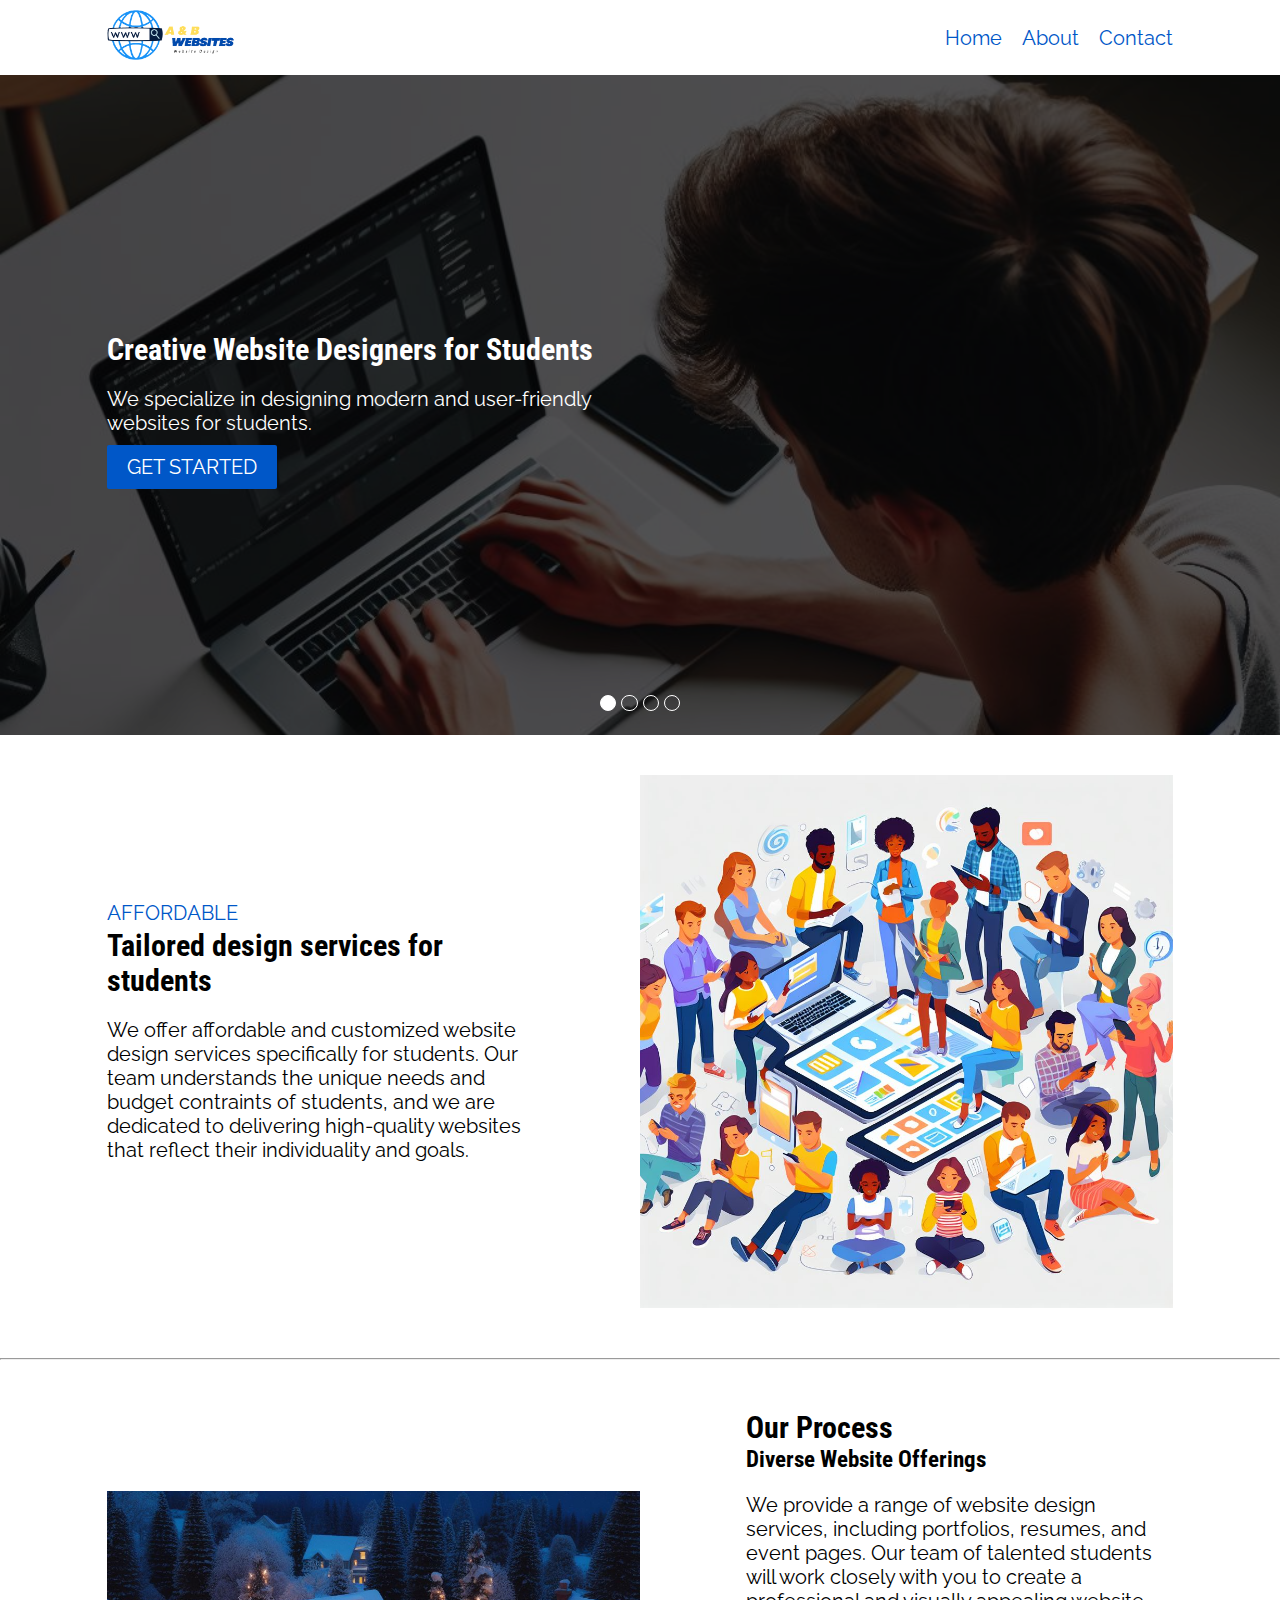
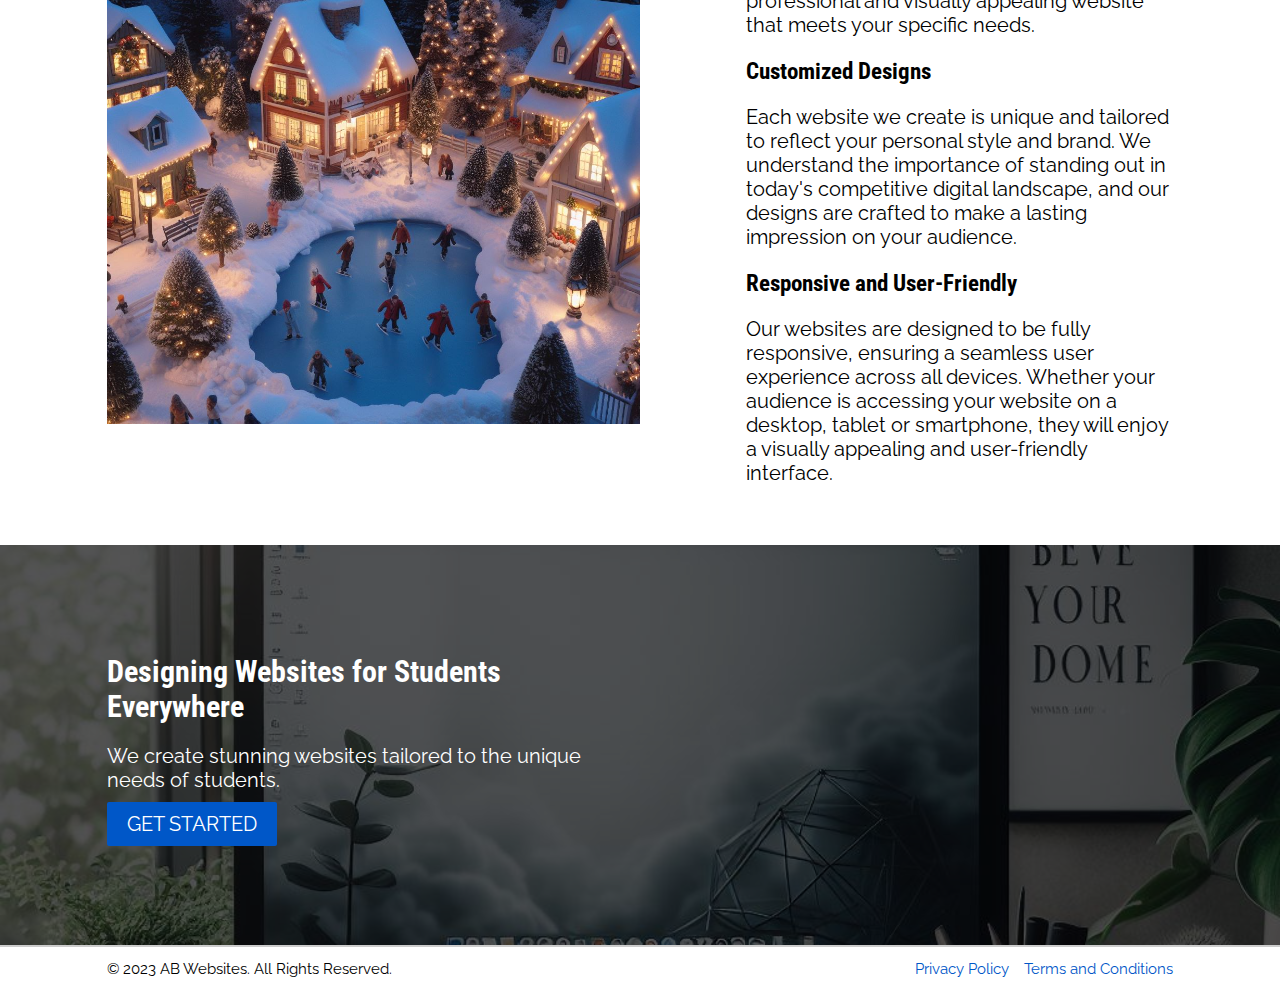
<file: index.html>
<!DOCTYPE html>
<html lang="en">
<head>
  <meta charset="UTF-8">
  <meta name="viewport" content="width=device-width, initial-scale=1.0">
  <title>Home | AB Websites</title>
  <link rel="stylesheet" href="styles.css" type="text/css">
  <link rel="icon" type="image/x-icon" href="/images/favicon.ico">
  <script defer src="main.js" type="text/javascript"></script>
</head>
<body>
  <header>
    <span>
      <a href="index.html">
        <img src="images/logo.png" alt="logo">
      </a>
    </span>
    <button id="mobile-menu-button">
      <svg viewBox="0 0 100 60" width="40" height="40">
        <rect y="0" width="100" height="15"></rect>
        <rect y="30" width="100" height="15"></rect>
        <rect y="60" width="100" height="15"></rect>
      </svg>
    </button>
    <nav id="menu">
      <a href="index.html">Home</a>
      <a href="about.html">About</a>
      <a href="contact.html">Contact</a>
    </nav>
  </header>
  <main>
    <section class="animated-hero-section homepage-hero-section">

      <div id="homepage-hero-carousel" class="carousel">
        <!--image-container-->
        <img id="homepage-hero-carousel-item-0" class="carousel-image" src="images/homepage/hero/1.jpeg">
        <img id="homepage-hero-carousel-item-1" class="carousel-image" src="images/homepage/hero/2.jpeg">
        <img id="homepage-hero-carousel-item-2" class="carousel-image" src="images/homepage/hero/3.jpeg">
        <img id="homepage-hero-carousel-item-3" class="carousel-image" src="images/homepage/hero/4.jpeg">
      </div>

      <div class="carousel-overlay flex-vertically-centered homepage-hero-section">
        <div class="section-flashcard">
          <h2 class="hero-text">Creative Website Designers for Students</h2>
          <p class="hero-text">We specialize in designing modern and user-friendly websites for students.</p>
          <a href="contact.html" class="faux-button">Get Started</a>
        </div>

        <div class="carousel-controls">
          <span id="homepage-hero-carousel-indicator" class="carousel-controls-indicator" style="color:white;">
            <span id="homepage-hero-carousel-indicator-0" class="carousel-indicator-dot carousel-indicator-dot-filled">-</span>
            <span id="homepage-hero-carousel-indicator-1" class="carousel-indicator-dot">-</span>
            <span id="homepage-hero-carousel-indicator-2" class="carousel-indicator-dot">-</span>
            <span id="homepage-hero-carousel-indicator-3" class="carousel-indicator-dot">-</span>
          </span>
        </div>

      </div>

    </section>
    <!--
    <section id="homepage-hero" class="hero-section">
      <div class="section-flashcard-alt">
        <h2>Creative Website Designers for Students</h2>
        <p>We specialize in designing modern and user-friendly websites for students.</p>
        <a href="contact.html" class="faux-button">Get Started</a>
      </div>
    </section>
    -->

    <section class="center-split-section">
      <div>
        <div class="header-emphasis">Affordable</div>
        <h2>Tailored design services for students</h2>
        <p>We offer affordable and customized website design services specifically for students. Our team understands the unique needs and budget contraints of students, and we are dedicated to delivering high-quality websites that reflect their individuality and goals.</p>
      </div>
      <img src="images/exposition-1.jpeg">
    </section>

    <hr>

    <section class="center-split-section">
      <img src="images/featured-1.jpeg">
      <div><!--Section Half-->
        <div>
          <h2>Our Process</h2>
          <h3>Diverse Website Offerings</h3>
          <p>
            We provide a range of website design services, including portfolios, resumes,
            and event pages. Our team of talented students will work closely with you to
            create a professional and visually appealing website that meets your specific needs.
          </p>
        </div>

        <div>
          <h3>Customized Designs</h3>
          <p>
            Each website we create is unique and tailored to reflect your personal style and brand.
            We understand the importance of standing out in today's competitive digital landscape,
            and our designs are crafted to make a lasting impression on your audience.
          </p>
        </div>

        <div>
          <h3>Responsive and User-Friendly</h3>
          <p>
            Our websites are designed to be fully responsive, ensuring a seamless user
            experience across all devices. Whether your audience is accessing your website on a desktop, tablet or smartphone, they will enjoy a visually appealing and user-friendly interface.
          </p>
        </div>

      </div>
    </section>

    <section id="cta-section" class="hero-section">
      <div class="section-flashcard-alt">
        <h2>Designing Websites for Students Everywhere</h2>
        <p>We create stunning websites tailored to the unique needs of students.</p>
        <a href="contact.html" class="faux-button">Get Started</a>
      </div>
    </section>

  </main>
  <footer>
    <div id="copyright-bar">
      <span>&copy; 2023 AB Websites. All Rights Reserved.</span>
      <span id="legal-links">
        <a href="privacy.html">Privacy Policy</a>
        <a href="terms.html">Terms and Conditions</a>
      </span>
    </div>


  </footer>
</body>
</html>
</file>
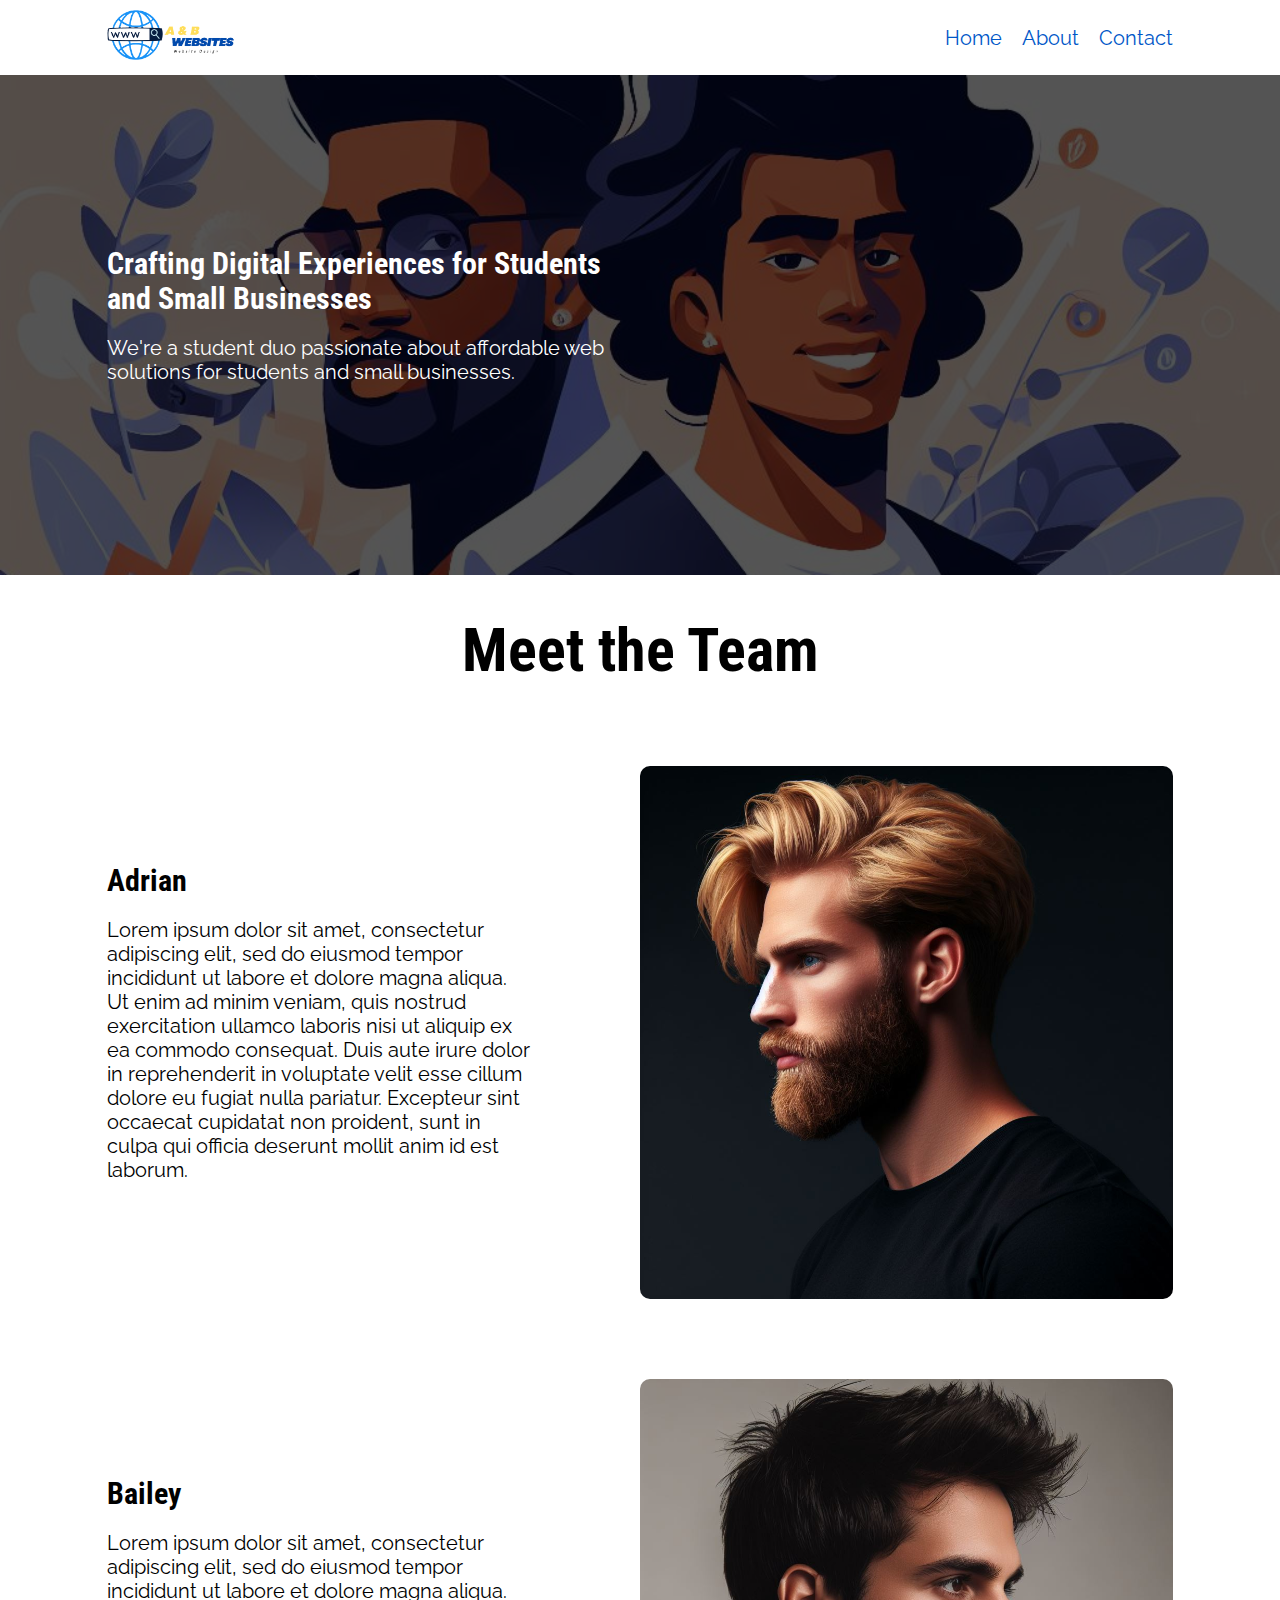
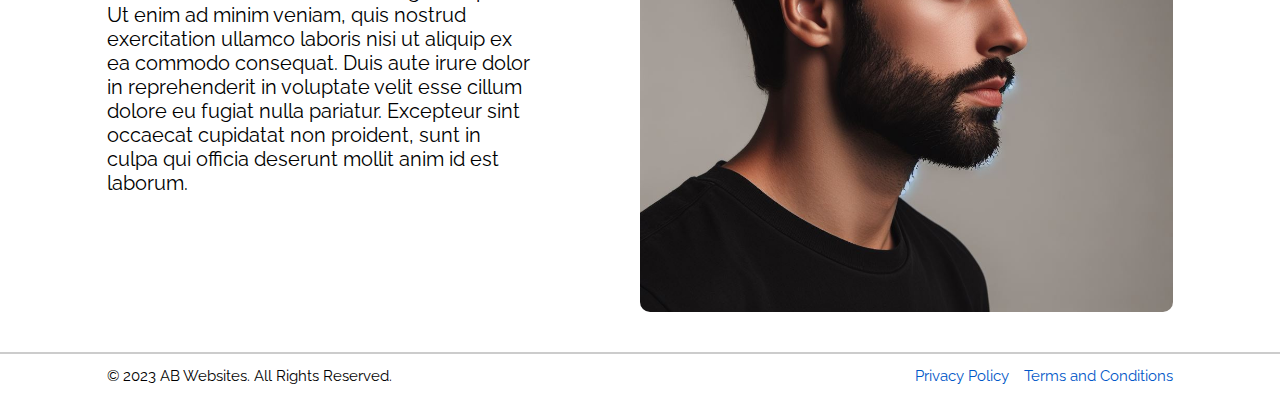
<file: about.html>
<!DOCTYPE html>
<html lang="en">
<head>
  <meta charset="UTF-8">
  <meta name="viewport" content="width=device-width, initial-scale=1.0">
  <title>About | AB Websites</title>
  <link rel="stylesheet" href="styles.css" type="text/css">
  <link rel="icon" type="image/x-icon" href="/images/favicon.ico">
  <script defer src="main.js" type="text/javascript"></script>
</head>
<body>
  <header>
    <span>
      <a href="index.html">
        <img src="images/logo.png" alt="logo">
      </a>
    </span>
    <button id="mobile-menu-button">
      <svg viewBox="0 0 100 60" width="40" height="40">
        <rect y="0" width="100" height="15"></rect>
        <rect y="30" width="100" height="15"></rect>
        <rect y="60" width="100" height="15"></rect>
      </svg>
    </button>
    <nav id="menu">
      <a href="index.html">Home</a>
      <a href="about.html">About</a>
      <a href="contact.html">Contact</a>
    </nav>
  </header>
  <main>
    <section id="aboutpage-hero" class="hero-section">
      <div class="section-flashcard-alt">
        <h2>Crafting Digital Experiences for Students and Small Businesses</h2>
        <p>
We're a student duo passionate about affordable web solutions for students and small businesses.</p>
      </div>
    </section>
    <section class="centered-section">
      <h1 class="display-text">Meet the Team</h1>
    </section>
    <section class="center-split-section">
      <div>
        <h2>Adrian</h2>
        <p>Lorem ipsum dolor sit amet, consectetur adipiscing elit, sed do eiusmod tempor incididunt ut labore et dolore magna aliqua. Ut enim ad minim veniam, quis nostrud exercitation ullamco laboris nisi ut aliquip ex ea commodo consequat. Duis aute irure dolor in reprehenderit in voluptate velit esse cillum dolore eu fugiat nulla pariatur. Excepteur sint occaecat cupidatat non proident, sunt in culpa qui officia deserunt mollit anim id est laborum.</p>
      </div>
      <img class="section-flashcard-image circular-image" src="images/adrian.jpeg">
    </section>
    <section class="center-split-section">
      <div>
        <h2>Bailey</h2>
        <p>Lorem ipsum dolor sit amet, consectetur adipiscing elit, sed do eiusmod tempor incididunt ut labore et dolore magna aliqua. Ut enim ad minim veniam, quis nostrud exercitation ullamco laboris nisi ut aliquip ex ea commodo consequat. Duis aute irure dolor in reprehenderit in voluptate velit esse cillum dolore eu fugiat nulla pariatur. Excepteur sint occaecat cupidatat non proident, sunt in culpa qui officia deserunt mollit anim id est laborum.</p>
      </div>
      <img class="section-flashcard-image circular-image" src="images/bailey.jpeg">
    </section>
  </main>
  <footer>
    <div id="copyright-bar">
      <span>&copy; 2023 AB Websites. All Rights Reserved.</span>
      <span id="legal-links">
        <a href="privacy.html">Privacy Policy</a>
        <a href="terms.html">Terms and Conditions</a>
      </span>
    </div>

  </footer>
</body>
</html>
</file>
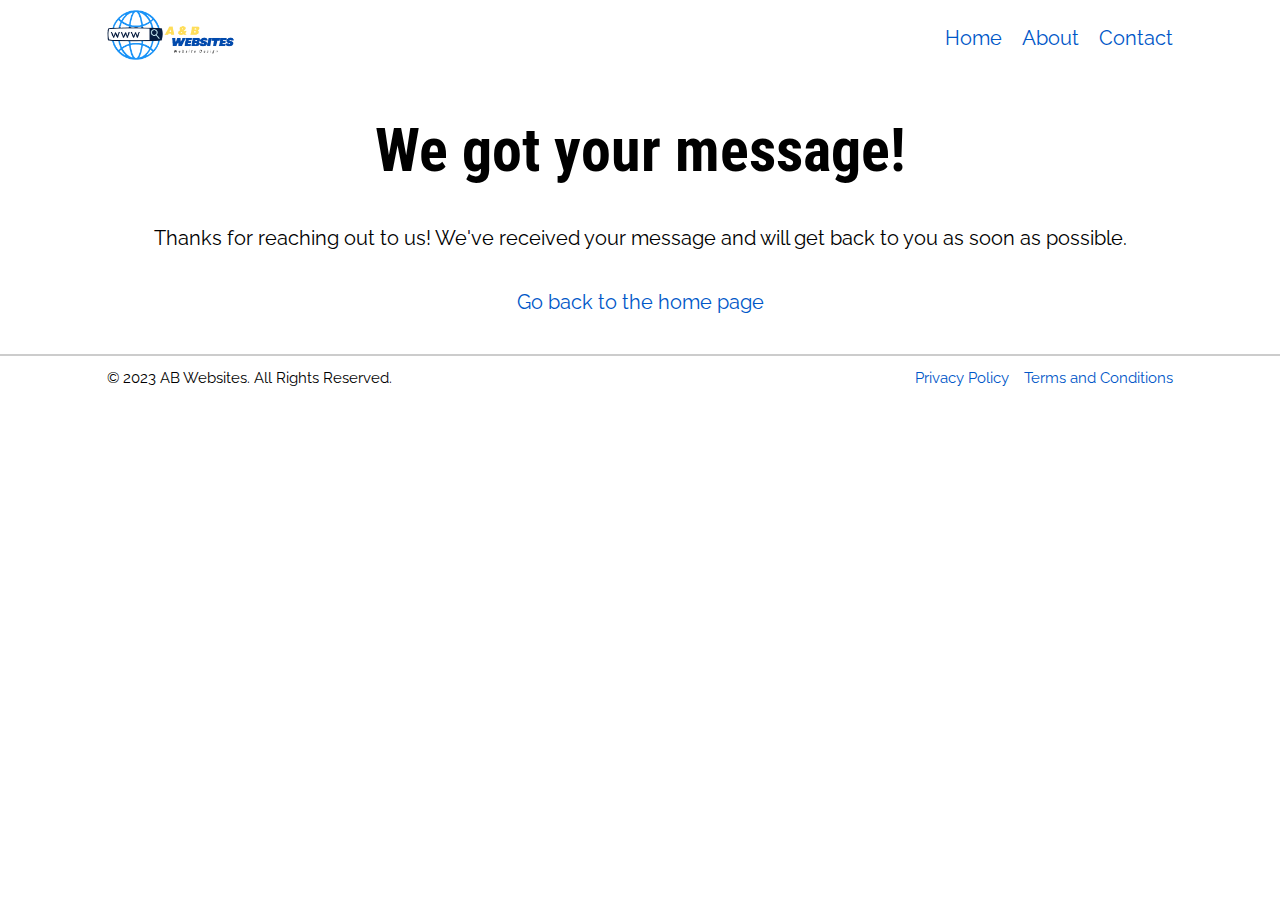
<file: contact-thanks.html>
<!DOCTYPE html>
<html lang="en">
<head>
  <meta charset="UTF-8">
  <meta name="viewport" content="width=device-width, initial-scale=1.0">
  <title>Contact Successful | AB Websites</title>
  <link rel="stylesheet" href="styles.css" type="text/css">
  <link rel="icon" type="image/x-icon" href="/images/favicon.ico">
  <script defer src="main.js" type="text/javascript"></script>
</head>
<body>
  <header>
    <span>
      <a href="index.html">
        <img src="images/logo.png" alt="logo">
      </a>
    </span>
    <button id="mobile-menu-button">
      <svg viewBox="0 0 100 60" width="40" height="40">
        <rect y="0" width="100" height="15"></rect>
        <rect y="30" width="100" height="15"></rect>
        <rect y="60" width="100" height="15"></rect>
      </svg>
    </button>
    <nav id="menu">
      <a href="index.html">Home</a>
      <a href="about.html">About</a>
      <a href="contact.html">Contact</a>
    </nav>
  </header>
  <main>
    <section class="centered-section">
      <h1 class="display-text">We got your message!</h1>
      <p>Thanks for reaching out to us! We've received your message and will get back to you as soon as possible.</p>
      <a href="index.html">Go back to the home page</a>
    </section>
  </main>
  <footer>
    <div id="copyright-bar">
      <span>&copy; 2023 AB Websites. All Rights Reserved.</span>
      <span id="legal-links">
        <a href="privacy.html">Privacy Policy</a>
        <a href="terms.html">Terms and Conditions</a>
      </span>
    </div>

  </footer>
</body>
</html>
</file>
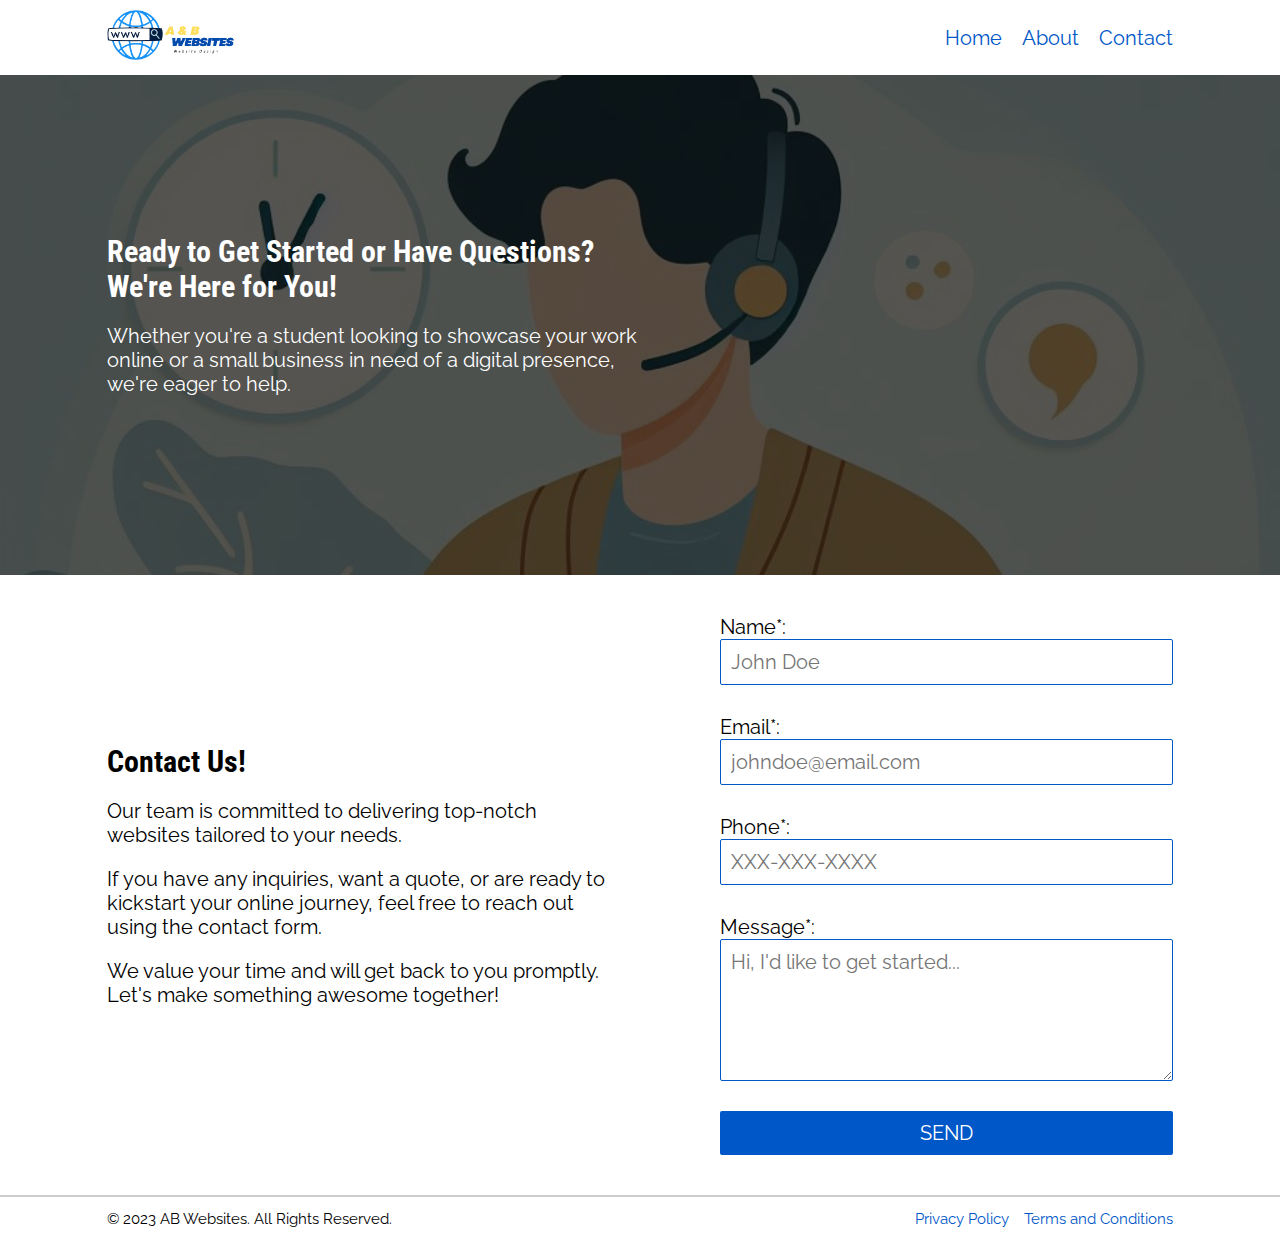
<file: contact.html>
<!DOCTYPE html>
<html lang="en">
<head>
  <meta charset="UTF-8">
  <meta name="viewport" content="width=device-width, initial-scale=1.0">
  <title>Contact | AB Websites</title>
  <link rel="stylesheet" href="styles.css" type="text/css">
  <link rel="icon" type="image/x-icon" href="/images/favicon.ico">
  <script defer src="main.js" type="text/javascript"></script>
</head>
<body>
  <header>
    <span>
      <a href="index.html">
        <img src="images/logo.png" alt="logo">
      </a>
    </span>
    <button id="mobile-menu-button">
      <svg viewBox="0 0 100 60" width="40" height="40">
        <rect y="0" width="100" height="15"></rect>
        <rect y="30" width="100" height="15"></rect>
        <rect y="60" width="100" height="15"></rect>
      </svg>
    </button>
    <nav id="menu">
      <a href="index.html">Home</a>
      <a href="about.html">About</a>
      <a href="contact.html">Contact</a>
    </nav>
  </header>
  <main>
    <section id="contactpage-hero" class="hero-section">
      <div class="section-flashcard-alt">
        <h2>
          Ready to Get Started or Have Questions? We're Here for You!
        </h2>
        <p>Whether you're a student looking to showcase your work online or a small business in need of a digital presence, we're eager to help.</p>
      </div>
    </section>
    <section id="contact-section" class="center-split-section">
      <div>
        <h2>Contact Us!</h2>
        <p>Our team is committed to delivering top-notch websites tailored to your needs.</p>
        <p>If you have any inquiries, want a quote, or are ready to kickstart your online journey, feel free to reach out using the contact form.</p>
        <p>We value your time and will get back to you promptly. Let's make something awesome together!</p>
      </div>
      <!--
        NOTE: Remember to run this once before shipping to production, it needs to
        verify your email first.
      -->
      <form id="contact-form" action="https://formsubmit.co/65627715ca327c18ef65b514839db110" method="POST">
        <label for="name">Name*: </label>
        <input 
          type="text" 
          name="name" 
          placeholder="John Doe"
          required>

        <label for="email">Email*: </label>
        <input 
          type="email" 
          name="email" 
          placeholder="johndoe@email.com"
          required>

        <label for="phone">Phone*: </label>
        <input 
          type="text" 
          name="phone" 
          placeholder="XXX-XXX-XXXX"
          required>

        <label for="message">Message*: </label>
        <textarea 
          name="message" 
          rows="5" 
          placeholder="Hi, I'd like to get started..."
          required></textarea>

        <button type="submit">Send</button>

        <!--TODO: Replace this value with the redirect page URL.-->
        <input type="hidden" name="_next" value="https://abwebsites.ca/contact-thanks.html">
      </form>
    </section>
  </main>
  <footer>
    <div id="copyright-bar">
      <span>&copy; 2023 AB Websites. All Rights Reserved.</span>
      <span id="legal-links">
        <a href="privacy.html">Privacy Policy</a>
        <a href="terms.html">Terms and Conditions</a>
      </span>
    </div>


  </footer>
</body>
</html>
</file>
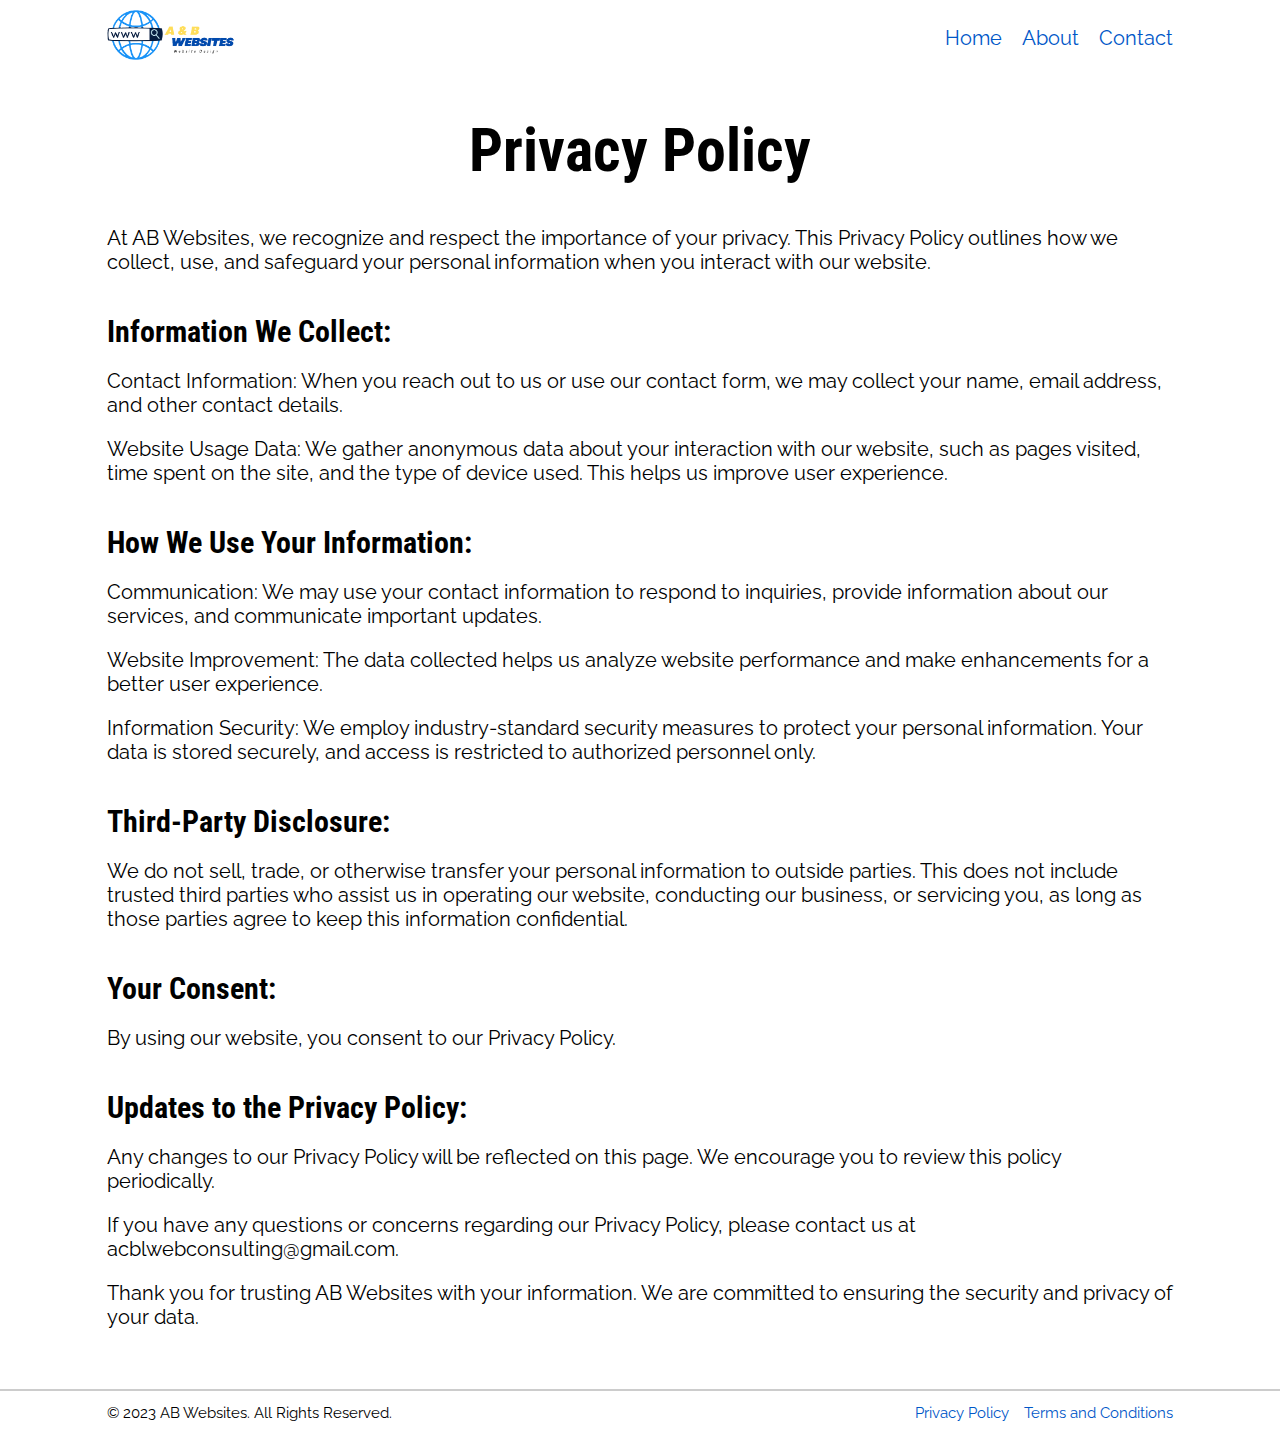
<file: privacy.html>
<!DOCTYPE html>
<html lang="en">
<head>
  <meta charset="UTF-8">
  <meta name="viewport" content="width=device-width, initial-scale=1.0">
  <title>Privacy Policy | AB Websites</title>
  <link rel="stylesheet" href="styles.css" type="text/css">
  <link rel="icon" type="image/x-icon" href="/images/favicon.ico">
  <script defer src="main.js" type="text/javascript"></script>
</head>
<body>
  <header>
    <span>
      <a href="index.html">
        <img src="images/logo.png" alt="logo">
      </a>
    </span>
    <button id="mobile-menu-button">
      <svg viewBox="0 0 100 60" width="40" height="40">
        <rect y="0" width="100" height="15"></rect>
        <rect y="30" width="100" height="15"></rect>
        <rect y="60" width="100" height="15"></rect>
      </svg>
    </button>
    <nav id="menu">
      <a href="index.html">Home</a>
      <a href="about.html">About</a>
      <a href="contact.html">Contact</a>
    </nav>
  </header>
  <main>
    <section class="centered-section">
      <h1 class="display-text">Privacy Policy</h1>
      <p>At AB Websites, we recognize and respect the importance of your privacy. This Privacy Policy outlines how we collect, use, and safeguard your personal information when you interact with our website.</p>

      <div class="full-width">
        <h2>
          Information We Collect:
        </h2>
        <p>
          Contact Information: When you reach out to us or use our contact form, we may collect your name, email address, and other contact details.
        </p>
        <p>
          Website Usage Data: We gather anonymous data about your interaction with our website, such as pages visited, time spent on the site, and the type of device used. This helps us improve user experience.
        </p>
      </div>

      <div class="full-width">
        <h2>
          How We Use Your Information:
        </h2>
        <p>
          Communication: We may use your contact information to respond to inquiries, provide information about our services, and communicate important updates.
        </p>
        <p>
          Website Improvement: The data collected helps us analyze website performance and make enhancements for a better user experience.
        </p>
        <p>
          Information Security: We employ industry-standard security measures to protect your personal information. Your data is stored securely, and access is restricted to authorized personnel only.
        </p>
      </div>

      <div class="full-width">
        <h2>
          Third-Party Disclosure:
        </h2>
        <p>
          We do not sell, trade, or otherwise transfer your personal information to outside parties. This does not include trusted third parties who assist us in operating our website, conducting our business, or servicing you, as long as those parties agree to keep this information confidential.
        </p>
      </div>

      <div class="full-width">
        <h2>
          Your Consent:
        </h2>
        <p>
          By using our website, you consent to our Privacy Policy.
        </p>
      </div>

      <div class="full-width">
        <h2>
          Updates to the Privacy Policy:
        </h2>
        <p>
          Any changes to our Privacy Policy will be reflected on this page. We encourage you to review this policy periodically.
        </p>
        <p>
          If you have any questions or concerns regarding our Privacy Policy, please contact us at acblwebconsulting@gmail.com.
        </p>
        <p>
          Thank you for trusting AB Websites with your information. We are committed to ensuring the security and privacy of your data.
        </p>
      </div>


    </section>
  </main>
  <footer>
    <div id="copyright-bar">
      <span>&copy; 2023 AB Websites. All Rights Reserved.</span>
      <span id="legal-links">
        <a href="privacy.html">Privacy Policy</a>
        <a href="terms.html">Terms and Conditions</a>
      </span>
    </div>

  </footer>
</body>
</html>
</file>
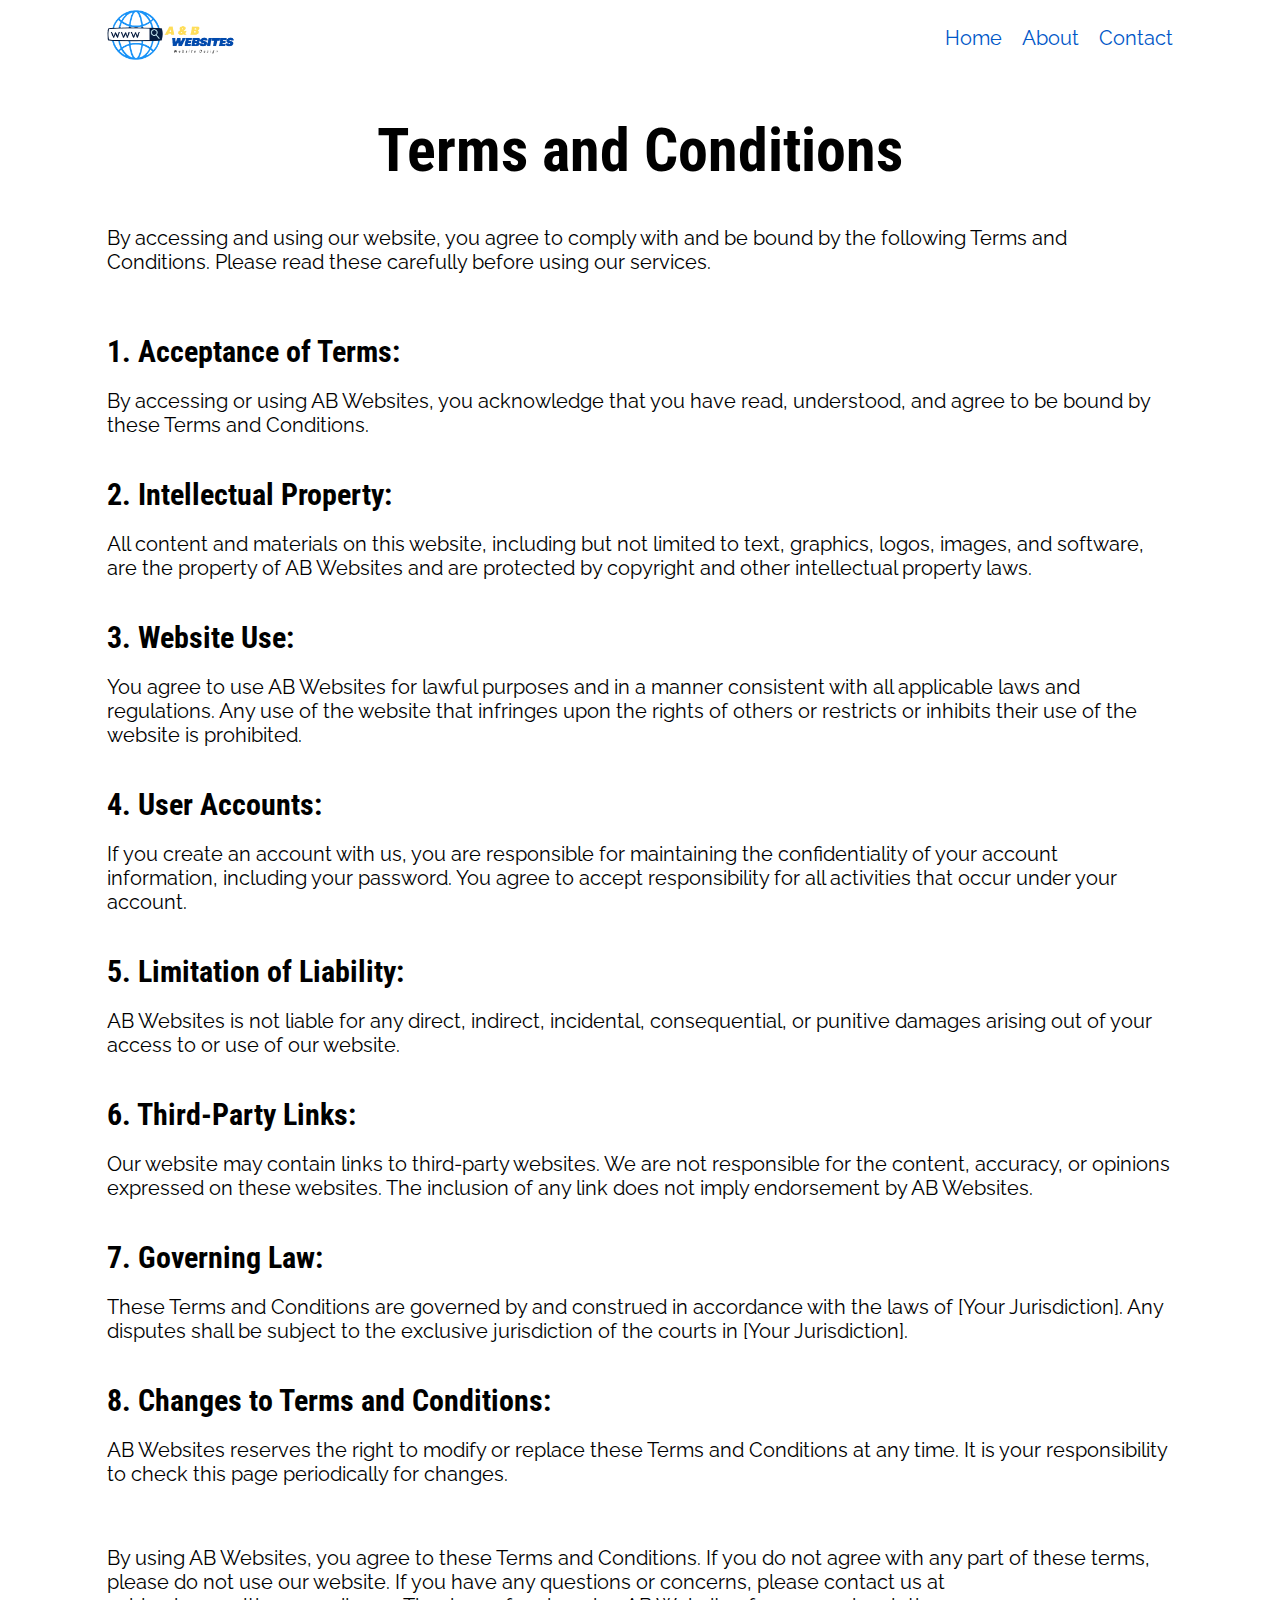
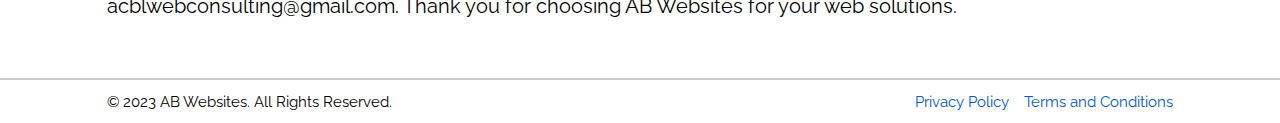
<file: terms.html>
<!DOCTYPE html>
<html lang="en">
<head>
  <meta charset="UTF-8">
  <meta name="viewport" content="width=device-width, initial-scale=1.0">
  <title>Terms and Conditions | AB Websites</title>
  <link rel="stylesheet" href="styles.css" type="text/css">
  <link rel="icon" type="image/x-icon" href="/images/favicon.ico">
  <script defer src="main.js" type="text/javascript"></script>
</head>
<body>
  <header>
    <span>
      <a href="index.html">
        <img src="images/logo.png" alt="logo">
      </a>
    </span>
    <button id="mobile-menu-button">
      <svg viewBox="0 0 100 60" width="40" height="40">
        <rect y="0" width="100" height="15"></rect>
        <rect y="30" width="100" height="15"></rect>
        <rect y="60" width="100" height="15"></rect>
      </svg>
    </button>
    <nav id="menu">
      <a href="index.html">Home</a>
      <a href="about.html">About</a>
      <a href="contact.html">Contact</a>
    </nav>
  </header>
  <main>
    <section class="centered-section">
      <h1 class="display-text">Terms and Conditions</h1>
      <p>
        By accessing and using our website, you agree to comply with and be bound by the following Terms and Conditions. Please read these carefully before using our services.
      </p>

      <div class="full-width">

      </div>

      <div class="full-width">
        <h2>
          1. Acceptance of Terms:
        </h2>
        <p>
          By accessing or using AB Websites, you acknowledge that you have read, understood, and agree to be bound by these Terms and Conditions.
        </p>
      </div>

      <div class="full-width">
        <h2>
          2. Intellectual Property:
        </h2>
        <p>
          All content and materials on this website, including but not limited to text, graphics, logos, images, and software, are the property of AB Websites and are protected by copyright and other intellectual property laws.
        </p>
      </div>

      <div class="full-width">
        <h2>
          3. Website Use:
        </h2>
        <p>
          You agree to use AB Websites for lawful purposes and in a manner consistent with all applicable laws and regulations. Any use of the website that infringes upon the rights of others or restricts or inhibits their use of the website is prohibited.
        </p>
      </div>

      <div class="full-width">
        <h2>
          4. User Accounts:
        </h2>
        <p>
          If you create an account with us, you are responsible for maintaining the confidentiality of your account information, including your password. You agree to accept responsibility for all activities that occur under your account.
        </p>
      </div>

      <div class="full-width">
        <h2>
          5. Limitation of Liability:
        </h2>
        <p>
          AB Websites is not liable for any direct, indirect, incidental, consequential, or punitive damages arising out of your access to or use of our website.
        </p>
      </div>

      <div class="full-width">
        <h2>
          6. Third-Party Links:
        </h2>
        <p>
          Our website may contain links to third-party websites. We are not responsible for the content, accuracy, or opinions expressed on these websites. The inclusion of any link does not imply endorsement by AB Websites.
        </p>
      </div>

      <div class="full-width">
        <h2>
          7. Governing Law:
        </h2>
        <p>
          These Terms and Conditions are governed by and construed in accordance with the laws of [Your Jurisdiction]. Any disputes shall be subject to the exclusive jurisdiction of the courts in [Your Jurisdiction].
        </p>
      </div>

      <div class="full-width">
        <h2>
          8. Changes to Terms and Conditions:
        </h2>
        <p>
          AB Websites reserves the right to modify or replace these Terms and Conditions at any time. It is your responsibility to check this page periodically for changes.
        </p>
      </div>

      <div class="full-width">
        <p>

          By using AB Websites, you agree to these Terms and Conditions. If you do not agree with any part of these terms, please do not use our website. If you have any questions or concerns, please contact us at acblwebconsulting@gmail.com. Thank you for choosing AB Websites for your web solutions.
        </p>
      </div>

    </section>
  </main>
  <footer>
    <div id="copyright-bar">
      <span>&copy; 2023 AB Websites. All Rights Reserved.</span>
      <span id="legal-links">
        <a href="privacy.html">Privacy Policy</a>
        <a href="terms.html">Terms and Conditions</a>
      </span>
    </div>

  </footer>
</body>
</html>
</file>
<file: styles.css>
@import url('https://fonts.googleapis.com/css2?family=Raleway:wght@300&family=Roboto+Condensed:ital,wght@0,300;0,700;1,700&display=swap');
/********************************************************
 * TABLE OF CONTENTS
 * =================
 * 1. GENERAL
 * 2. MAIN
 * 3. MEDIA QUERIES
 */

/*TODO: Add carousel animation to hero, add scroll animations to content*/

/* 1. GENERAL */
:root {
  --bg: #fff;
  --primary: #0057c8;
  --primary-highlighted: #1481db;
  --text: #000;
  --one-col: 8.33vw;
  --two-col: 16.66vw;
  --three-col: 25vw;
  --four-col: 33vw;
  --five-col: 41.66vw;
  --six-col: 50vw;
  --seven-col: 58.33vw;
  --eight-col: 66.66vw;
  --nine-col: 75vw;
  --ten-col: 83.33vw;
  --eleven-col: 91.66vw;
  --divider: #ccc;
  --box-roundness: 10px;

  --homepage-hero-carousel-offset: -000%
}
html {
  box-sizing:border-box;
  font-family:"Raleway", sans-serif;
  font-size:1.25em;
  color:var(--main-color);
}
*, *::before, *::after {
  box-sizing:inherit;
}
body {
  margin:0;
}
h1, h2, h3, h4, h5, h6 {
  font-family:"Roboto Condensed", sans-serif;
  font-weight:700;
  margin:0;
}
a {
  color:var(--primary);
  text-decoration:none;
}
a:hover {
  text-decoration: underline;
}

.faux-button,
button {
  background-color: var(--primary);
  font-family: inherit;
  font-size: 1em;
  padding: 10px 20px;
  color: #fff;
  border: none;
  text-transform: uppercase;
  border-radius: 2px;
}

.faux-button:hover,
button:hover {
  background-color: var(--primary-highlighted);
  cursor: pointer;
  text-decoration: none;
}

.circular-image {
  border-radius: 100vw;
}

.centered-section {
  display: flex;
  flex-direction: column;
  justify-content: center;
  align-items: center;
  padding: 2em var(--one-col);
  gap: 1em;
}

.full-width {
  width: 100%;
}

.center-split-section {
  display: flex;
  flex-direction: row;
  justify-content: space-between;
  padding: 2em var(--one-col);
  gap: var(--one-col);
  align-items: center;
}

.center-split-section > * {
  max-width: var(--five-col);
}

.section-flashcard {
  margin-left: var(--one-col);
  max-width: var(--five-col);
}

.section-flashcard-alt {
  max-width: var(--five-col);
}

.section-flashcard-image {
  max-width: var(--five-col);
  object-fit: contain;
  height: fit-content;
  border-radius: var(--box-roundness);
}

.display-text {
  font-size: 3em;
}

.hero-section {
  background-color: #000a;
  background-blend-mode: darken;
  background-size: cover;
  background-position-y: 33%;
  display: flex;
  flex-direction: column;
  justify-content: center;
  padding: 1em var(--one-col);
  height: 25em;
}

.homepage-hero-section {
  max-height: 33em;
}

.animated-hero-section {
  display: flex;
  flex-direction: column;
  max-width: 100vw;
  overflow: hidden;
}

.carousel-overlay {
  position: absolute;
  height: 100%;
  width: 100%;
}

.carousel {
  display: flex;
  height: 100%;
}

.carousel > * {
  min-width: 100%;
  object-fit: cover;

  transition: transform 0.5s;
}

.carousel-controls {
  position: absolute;
  bottom: 1em;
  display: flex;
  justify-content: center;
  width: 100%;
}

.carousel-indicator-dot {
  display: inline-block;
  font-family: monospace;
  border-radius: 100vw;
  border: 1px solid white;
  color: #0000;
  height: 1em;
  width: 1em;
  cursor: pointer;
}

.carousel-indicator-dot-filled {
  background-color: white;
}

.flex-vertically-centered {
  display: flex;
  flex-direction: column;
  justify-content: center;
}

.hero-text {
  color: #fff;
}

img[alt="logo"] {
  max-height: 50px;
}

/* 2. MAIN */
header {
  display: flex;
  flex-direction: row;
  justify-content: space-between;
  align-items: center;
  background-color: --var(--bg);
  padding: 0.5em var(--one-col);
}

header nav {
  display: flex;
  flex-direction: row;
  gap: 1em;
}

#mobile-menu-button {
  display: none;
  color: var(--text);
  padding: 0;
  background-color: inherit;
  font-family: inherit;
}

#homepage-hero {
  background-image: url(images/hero.jpeg);
  background-position-y: 25%;
}

#aboutpage-hero {
  background-image: url(images/aboutpage-hero.jpeg);
  background-position-y: 25%;
}

#contactpage-hero {
  background-image: url(images/contactpage-hero.jpeg);
  background-position-y: 25%;
}

.header-emphasis {
  margin-bottom: 0.125em;
  text-transform: uppercase;
  color: var(--primary)
}

#features-section img {
  object-fit: contain;
  height: fit-content;
  border-radius: var(--box-roundness);
}

.hero-section p,
.hero-section h2 {
  color: #fff;
}

#cta-section {
  background-image: url(images/cta.jpeg);
  background-position-y: 25%;
  height: 20em;
}

#copyright-bar {
  display: flex;
  flex-direction: row;
  justify-content: space-between;
  align-items: center;
  height: 3em;
  border-top: 2px solid var(--divider);
  font-size: 0.75em;
  padding-left: var(--one-col);
  padding-right: var(--one-col);
}

#legal-links {
  display:flex;
  flex-direction: row;
  gap: 1em;
} 

#contact-form {
  display: flex;
  flex-direction: column;
  width: 100%;
}

#contact-form textarea,
#contact-form input {
  border: 1px solid var(--primary);
  border-radius: 2px;
  padding: 0.5em;
  margin-bottom: 1.5em;
  font-family: inherit;
  font-size: 1em;
}

#homepage-hero-carousel {
  filter: brightness(33%);
}

#homepage-hero-carousel > * {
  transform: translateX(var(--homepage-hero-carousel-offset));
}

/* 3. MEDIA QUERIES */
@media screen and (max-width: 768px){
  .homepage-hero-section {
    height: 20em;
  } 

  #contact-section {
    flex-direction: column;
  }

  #contact-section > * {
    max-width: 100%;
  }

}

@media screen and (max-width: 480px){
  header {
    flex-wrap: wrap;
    gap: 1em;
    padding-top: 1.5em;
    height: fit-content;
  }

  #mobile-menu-button {
    display: inline;
  }

  #mobile-menu-button:active {
    background-color: none;
  }

  #mobile-menu-button svg {
    fill: var(--primary);
  }

  #mobile-menu-button svg:active {
    fill: var(--primary-highlighted);
  }

  header nav {
    flex-basis: 100%;
    overflow-y: hidden;
    flex-direction: column;
    align-items: center;

    /*animate*/
    border-top: none; /*-> 1px solid var(--divider)*/
    height: 0; /*-> 100%*/
    padding-bottom: 0; /*-> 1.5em*/
    padding-top: 0; /*-> 1.5em*/
    transition: all 0.25s ease;
  }

  #homepage-hero {
    background-position-x: 50%;
  }

  .center-split-section {
    flex-direction: column;
  }

  .section-flashcard,
  .section-flashcard-alt,
  .center-split-section > * {
    max-width: 100%;
  }

  .section-flashcard {
    margin-right: var(--one-col);
  }

  #copyright-bar {
    flex-wrap: wrap-reverse;
    gap: 1em;
    height: fit-content;
    padding-top: 1.5em;
    padding-bottom: 1.5em;
    justify-content: center;
  }

  #copyright-bar span:first-child {
    text-align: center;
  }

  .display-text {
    font-size: 2.5em;
    text-align: center;
  }
}
</file>
